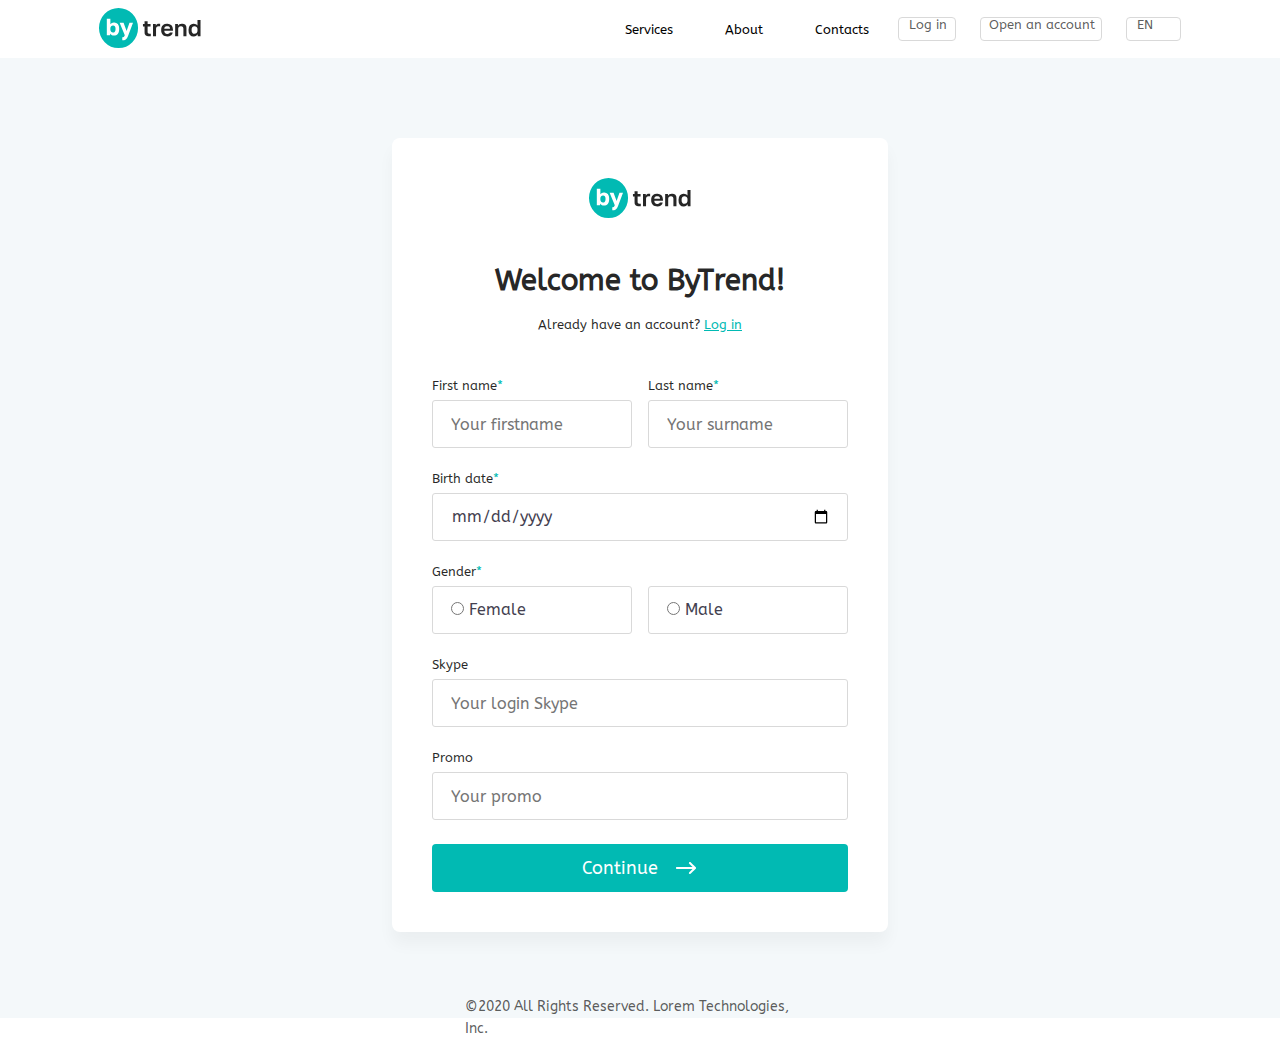
<file: index.html>
<!DOCTYPE html>
<html lang="en">
  <head>
    <meta charset="UTF-8" />
    <meta http-equiv="X-UA-Compatible" content="IE=edge" />
    <meta name="viewport" content="width=device-width, initial-scale=1.0" />
    <title>Bytrend - sign up</title>
    <!-- Normalize css -->
    <link
      rel="stylesheet"
      href="./css/necolas.github.io_normalize.css_8.0.1_normalize.css"
    />
    <!-- Main Css -->
    <link rel="stylesheet" href="./css/styles.css" />
  </head>
  <body>
    <header class="header container">
      <a href="index.html" class="site-logo-link">
        <svg
          width="102"
          height="40"
          fill="none"
          xmlns="http://www.w3.org/2000/svg"
        >
          <path
            d="M19.532 40A19.178 19.178 0 0 1 5.72 34.142a20.341 20.341 0 0 1 0-28.284 19.21 19.21 0 0 1 27.622 0 20.34 20.34 0 0 1 0 28.284A19.175 19.175 0 0 1 19.532 40Zm3.746-10.766v3c.228.047.46.07.693.071.661.016 1.32-.08 1.95-.284.526-.187 1-.495 1.385-.9.43-.466.784-.996 1.05-1.572.309-.64.635-1.409.969-2.28l4.686-12.528H30.48l-2.885 8.344-3.047-8.344h-3.925l5.171 12.5a6.165 6.165 0 0 1-.785 1.591 1.255 1.255 0 0 1-1.04.466c-.232 0-.464-.024-.692-.07l.001.006ZM11.09 25.571c.167.269.364.517.587.742.25.254.533.472.842.65.34.196.705.347 1.085.45.422.111.857.167 1.293.164.743.01 1.481-.13 2.169-.414a4.509 4.509 0 0 0 1.662-1.217 5.516 5.516 0 0 0 1.062-2.009c.26-.914.385-1.862.369-2.813v-.473a7.02 7.02 0 0 0-1.336-4.65 4.907 4.907 0 0 0-3.923-1.563 4.227 4.227 0 0 0-3.532 1.891v-5.6H7.813v16.543h3.277v-1.7Zm2.955-.992a2.55 2.55 0 0 1-1.9-.8 3.188 3.188 0 0 1-.773-2.293V20.3a2.793 2.793 0 0 1 .774-2.139 2.7 2.7 0 0 1 1.9-.722 2.254 2.254 0 0 1 1.789.792c.506.702.747 1.56.681 2.423v.473a4.06 4.06 0 0 1-.7 2.576 2.188 2.188 0 0 1-1.771.875v.001Z"
            fill="#01BAB3"
          />
          <path
            d="M49.718 28.3a4.5 4.5 0 0 1-3.162-.935 4.154 4.154 0 0 1-.993-3.128v-5.77h-1.616v-2.54h1.616v-2.77h3.047v2.77h2.955v2.54H48.61v5.308c-.047.525.087 1.05.38 1.49a1.8 1.8 0 0 0 1.42.45c.462 0 .924-.024 1.386-.07v2.54c-.293.03-.597.057-.912.08-.315.023-.704.035-1.166.035Zm4.27-12.372h2.816v1.8a3.47 3.47 0 0 1 .462-.75c.204-.257.445-.483.716-.669.283-.195.59-.354.912-.473.352-.127.725-.19 1.1-.185.25-.003.501.013.75.046.136.014.27.045.4.092v2.7a3.972 3.972 0 0 0-.59-.173 4.521 4.521 0 0 0-.957-.08 2.721 2.721 0 0 0-1.177.23c-.31.142-.583.35-.8.612a2.366 2.366 0 0 0-.45.89c-.093.345-.14.703-.138 1.061v7.133h-3.047l.003-12.234Zm14.31 12.507a7.302 7.302 0 0 1-2.365-.38 5.36 5.36 0 0 1-1.95-1.155 5.437 5.437 0 0 1-1.316-1.962 7.334 7.334 0 0 1-.485-2.78v-.463a7 7 0 0 1 .465-2.655 5.208 5.208 0 0 1 1.27-1.88c.54-.502 1.176-.887 1.87-1.132a6.716 6.716 0 0 1 2.285-.38 5.9 5.9 0 0 1 4.386 1.518 5.993 5.993 0 0 1 1.497 4.394v1.29h-8.656c.003.481.097.959.277 1.406a2.7 2.7 0 0 0 .669.965c.277.248.603.435.958.547.355.115.726.174 1.1.174a3.608 3.608 0 0 0 1.774-.349c.397-.229.7-.591.854-1.023h2.793a4.28 4.28 0 0 1-1.824 2.893 6.339 6.339 0 0 1-3.601.972Zm-.114-10.295c-.355 0-.708.046-1.05.138-.33.085-.64.234-.912.44a2.275 2.275 0 0 0-.646.807c-.18.383-.274.8-.277 1.223h5.7c0-.435-.083-.865-.242-1.27a2.025 2.025 0 0 0-.6-.808 2.199 2.199 0 0 0-.89-.415 4.878 4.878 0 0 0-1.083-.115Zm7.963-2.216h2.817v1.8c.337-.6.827-1.102 1.42-1.454a4.885 4.885 0 0 1 2.643-.623 4.299 4.299 0 0 1 3.335 1.2 4.96 4.96 0 0 1 1.1 3.462v7.848H84.41V21a3.233 3.233 0 0 0-.564-2.075 2.36 2.36 0 0 0-1.927-.692 3 3 0 0 0-1.246.231c-.322.141-.61.35-.843.612a2.336 2.336 0 0 0-.485.877 3.61 3.61 0 0 0-.15 1.05v7.156h-3.05V15.924Zm18.582 12.511a4.844 4.844 0 0 1-3.8-1.558 6.892 6.892 0 0 1-1.4-4.72v-.462a6.468 6.468 0 0 1 1.408-4.5 4.867 4.867 0 0 1 3.786-1.547 4.399 4.399 0 0 1 2.2.542 4.608 4.608 0 0 1 1.558 1.42V12h3.047v16.158h-2.83v-1.8a4.1 4.1 0 0 1-1.451 1.454 4.656 4.656 0 0 1-2.518.623Zm.718-2.585c.81.034 1.6-.254 2.2-.8a3.2 3.2 0 0 0 .843-2.435v-1.382a2.82 2.82 0 0 0-.866-2.25 3.21 3.21 0 0 0-2.181-.75 2.615 2.615 0 0 0-2.031.865 3.757 3.757 0 0 0-.785 2.6v.462a4.1 4.1 0 0 0 .808 2.781 2.576 2.576 0 0 0 2.012.91Z"
            fill="#000"
            fill-opacity=".85"
          />
        </svg>
      </a>
      <nav class="site-nav">
        <ul class="site-nav-list">
          <li class="site-nav-item">
            <a href="#" class="site-nav-link">Services</a>
          </li>
          <li class="site-nav-item">
            <a href="#" class="site-nav-link">About </a>
          </li>
          <li class="site-nav-item">
            <a href="#" class="site-nav-link">Contacts</a>
          </li>
        </ul>
      </nav>
      <ul class="header-links">
        <li class="header-links-list header-link-first">
          <a href="./pages/loginpage.html" class="header-links-item">Log in</a>
        </li>
        <li class="header-links-list header-link-second">
          <a href="./index.html" class="header-links-item">Open an account</a>
        </li>
        <li class="header-links-list header-link-third">
          <a href="#" class="header-links-item">EN</a>
        </li>
      </ul>
    </header>
    <main class="main">
      <section class="hero">
        <div class="hero-content">
          <img
            src="./images/site-logo.svg"
            alt="Web sayt logotipi"
            class="hero-logo"
          />
          <div class="hero-content-header">
            <h1 class="hero-content-sarlavha">Welcome to ByTrend!</h1>
            <div class="hero-content-text">
              <p>Already have an account?</p>
              <a class="link-login" href="./pages/loginpage.html">Log in</a>
            </div>
          </div>
          <form class="hero-form">
            <div class="form-control">
              <div class="name">
                <label for="firstname"
                  >First name<span class="blue-tx">*</span>
                </label>
                <input
                  type="text"
                  name="Firstname"
                  id="firstname"
                  placeholder="Your firstname"
                  class="input-1"
                  required
                />
              </div>
              <div class="name">
                <label for="lastname"
                  >Last name<span class="blue-tx">* </span></label
                >
                <input
                  type="text"
                  name="Lastname"
                  id="lastname"
                  placeholder="Your surname"
                  class="input-1"
                  required
                />
              </div>
            </div>
            <label for="birth">Birth date<span class="blue-tx">*</span></label>
            <input
              type="date"
              name="Birt date"
              id="birth"
              placeholder="06.12.1992"
              required
              class="input-2"
            />
            <label for="gender">Gender<span class="blue-tx">*</span></label>
            <div class="gender">
              <div class="input-1 gender-inp">
                <label>
                  <input
                    type="radio"
                    name="gender"
                    value="female"
                    id="gender"
                    required
                  />
                  Female
                </label>
              </div>
              <div class="input-1 gender-inp">
                <label>
                  <input
                    type="radio"
                    name="gender"
                    id="gender"
                    value="male"
                    required
                  />
                  Male
                </label>
              </div>
            </div>
            <label for="skype">Skype</label>
            <input
              type="text"
              name="Skype"
              id="skype"
              placeholder="Your login Skype"
              class="input-2"
            />
            <label for="promo">Promo</label>
            <input
              type="text"
              name="Promo"
              id="promo"
              class="input-2"
              placeholder="Your promo"
            />
            <button>
              Continue <img src="./images/Arrow Right 1 - 24px.png" alt="" />
            </button>
          </form>
        </div>
        <p class="hero-footer">
          ©2020 All Rights Reserved. Lorem Technologies, Inc.
        </p>
      </section>
    </main>
  </body>
</html>
</file>
<file: css/styles.css>
/* abeezee-regular - latin */
@font-face {
  font-display: swap; /* Check https://developer.mozilla.org/en-US/docs/Web/CSS/@font-face/font-display for other options. */
  font-family: "ABeeZee";
  font-style: normal;
  font-weight: 400;
  src: url("../fonts/abeezee-v22-latin-regular.woff2") format("woff2"); /* Chrome 36+, Opera 23+, Firefox 39+, Safari 12+, iOS 10+ */
}
*,
*::after,
*::before {
  padding: 0;
  margin: 0;
  box-sizing: border-box;
}
html {
  height: 100%;
  scroll-behavior: smooth;
}
body {
  height: 100%;
  color: rgba(0, 0, 0, 0.85);
  font-family: "ABeeZee", "Arial", sans-serif;
  font-weight: 400;
  font-size: 13px;
  line-height: 1;
}
ul,
ol {
  list-style: none;
}
a {
  text-decoration: none;
}
.container {
  width: 100%;
  padding: 8px 99px;
  margin: 0 auto;
  max-width: 1366px;
}
main {
  padding-top: 80px;
  display: flex;
  align-items: center;
  justify-content: center;
  background-color: rgba(244, 248, 250, 1);
}
.header {
  display: flex;
  align-items: center;
  background: rgba(255, 255, 255, 1);
}
.site-nav {
  margin-right: 29px;
}
.site-logo-link {
  margin-right: auto;
}
.site-nav-list {
  display: flex;
  gap: 52px;
}
.site-nav-link {
  color: #000000;
}
.header-links {
  display: flex;
  gap: 24px;
}
.header-links-list {
  height: 24px;
  border: 1px solid rgba(217, 217, 217, 1);
  border-radius: 4px;
  padding-left: 10px;
}
.header-link-first {
  width: 58px;
}
.header-link-second {
  width: 122px;
  padding-left: 8px;
}
.header-link-third {
  width: 55px;
}
.header-links-item {
  color: rgba(0, 0, 0, 0.65);
  height: 20px;
}
.hero-content {
  width: 496px;
  padding: 40px;
  background-color: rgba(255, 255, 255, 1);
  display: flex;
  flex-direction: column;
  justify-content: center;
  margin-bottom: 64px;
  box-shadow: 0px 4px 56px 0px rgba(0, 0, 0, 0.04);
  box-shadow: 0px 12px 16px 0px rgba(0, 0, 0, 0.04);
  border-radius: 8px;
}
label {
  display: block;
  margin-bottom: 8px;
}
.link-login {
  color: #01bab3;
}
.form-control {
  display: flex;
  justify-content: space-between;
}
.hero-logo {
  margin-right: auto;
  margin-left: auto;
  margin-bottom: 24px;
}
.input-1 {
  display: flex;
}
.hero-content-header {
  margin: 0 auto 56px auto;
  text-align: center;
  width: 293px;
  height: 81px;
}
.hero-content-sarlavha {
  font-size: 29px;
  line-height: 1.4;
  margin-bottom: 16px;
}
.hero-content-text p {
  display: inline-block;
}
.hero-content-text a {
  display: inline-block;
  text-decoration: underline;
}
.blue-tx {
  color: #01bab3;
}
.input-1 {
  width: 200px;
  height: 48px;
  border: 1px solid rgba(217, 217, 217, 1);
  border-radius: 3px;
  font-size: 16px;
  color: rgba(68, 65, 80, 1);
  padding-right: 16px;
  margin-bottom: 24px;
}
button {
  margin-right: auto;
  margin-left: auto;
  width: 416px;
  height: 48px;
  display: flex;
  align-items: center;
  justify-content: center;
  gap: 16px;
  font-size: 18px;
  background-color: rgba(1, 186, 179, 1);
  border: 0;
  border-radius: 4px;
  color: #ffffff;
}
.input-2 {
  border: 1px solid rgba(217, 217, 217, 1);
  border-radius: 3px;
  font-size: 16px;
  color: rgba(68, 65, 80, 1);
  padding-right: 16px;
  width: 416px;
  height: 48px;
  margin-bottom: 24px;
}
.gender {
  display: flex;
  justify-content: space-between;
}
input {
  padding: 18px;
}
.gender-inp {
  display: flex;
  align-items: center;
  padding-left: 18px;
}
.gender-inp label {
  margin: 0;
}
.hero-footer {
  width: 350px;
  line-height: 22px;
  height: 22px;
  font-size: 14px;
  color: rgba(0, 0, 0, 0.65);
  margin-right: auto;
  margin-left: auto;
}
</file>
